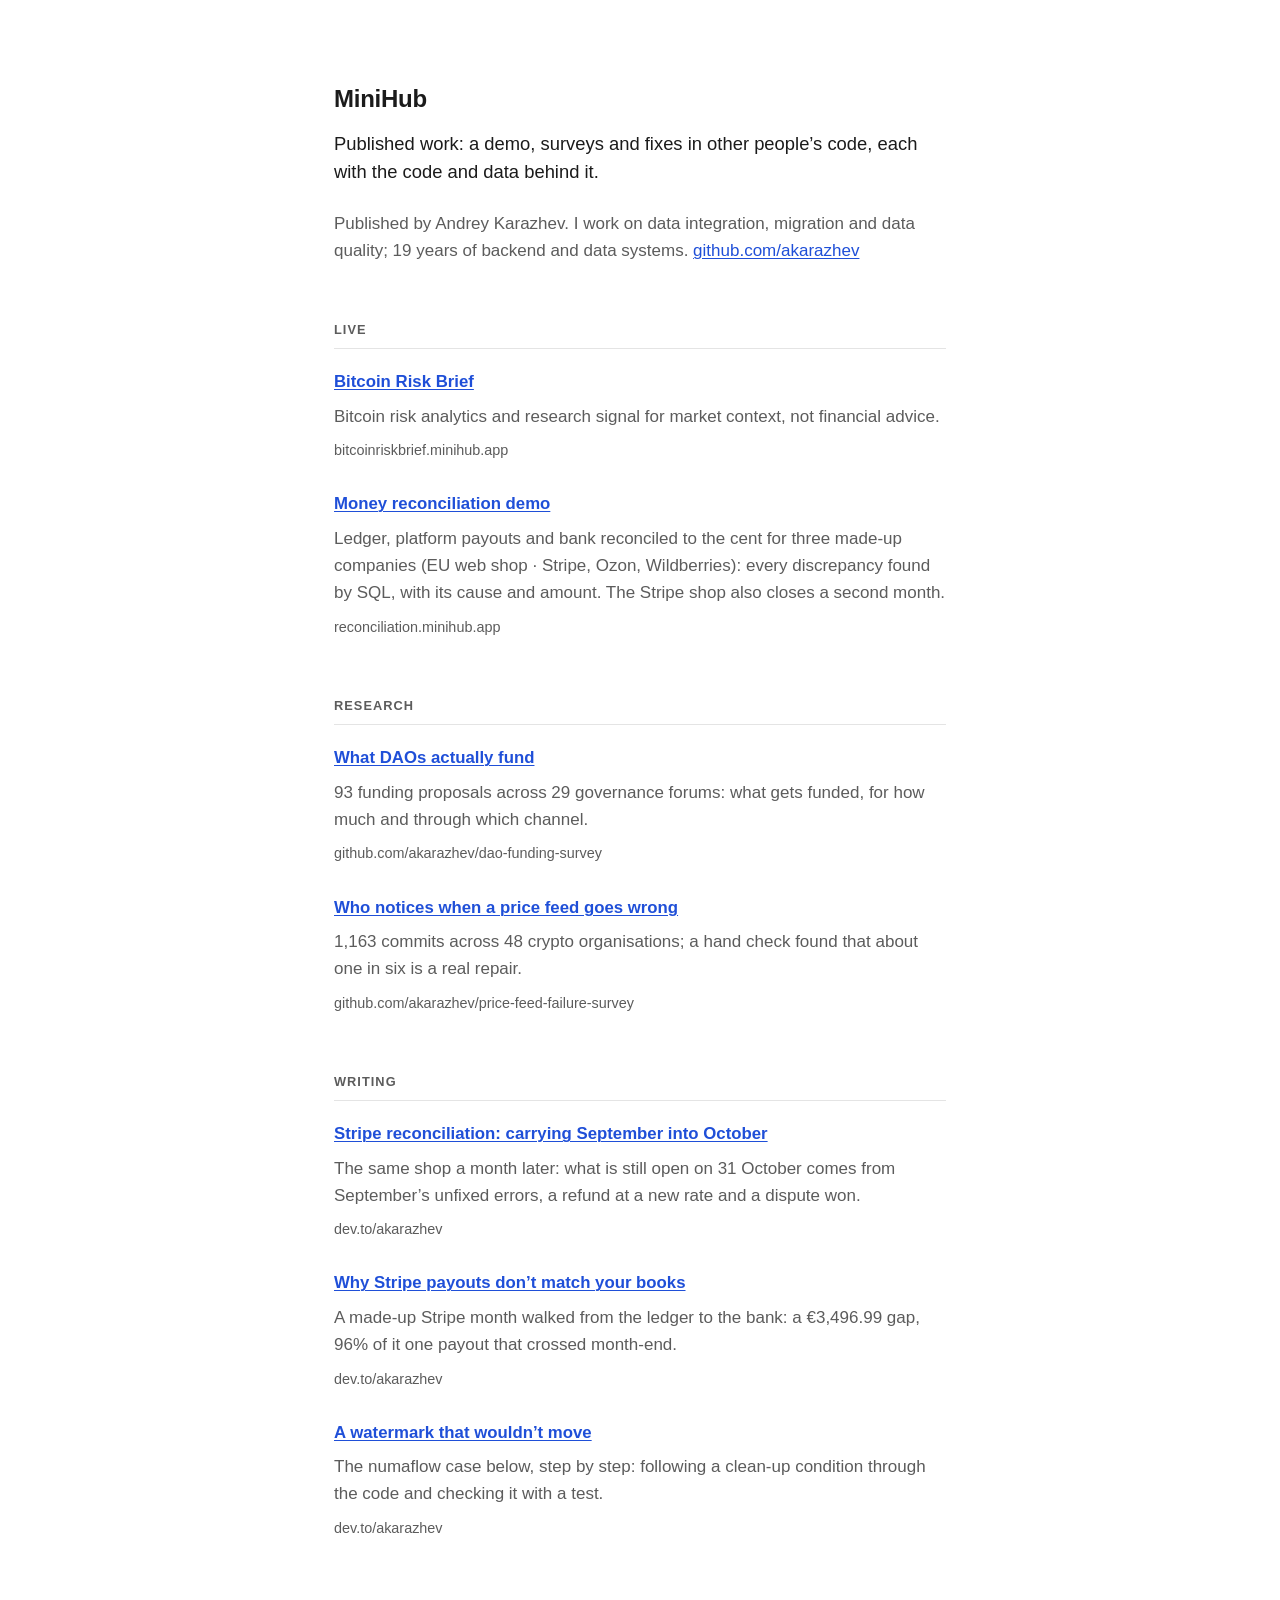
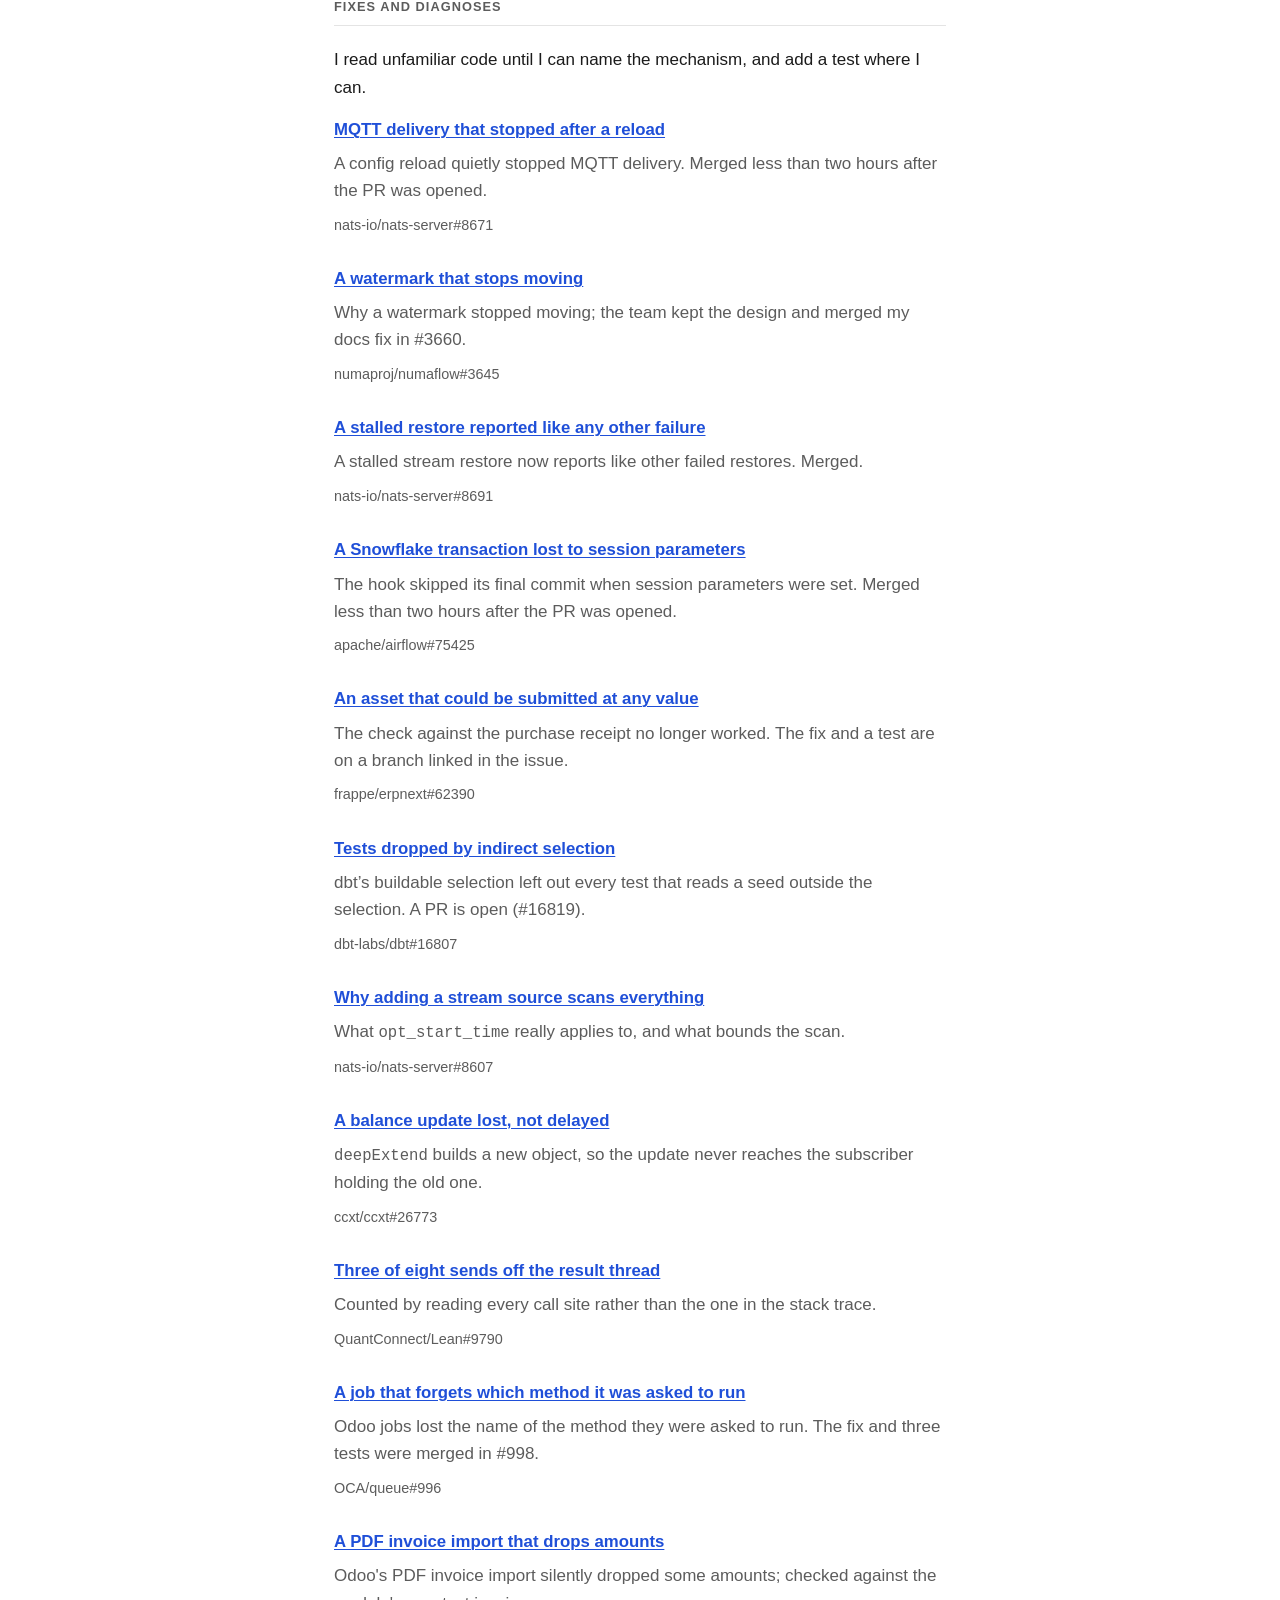
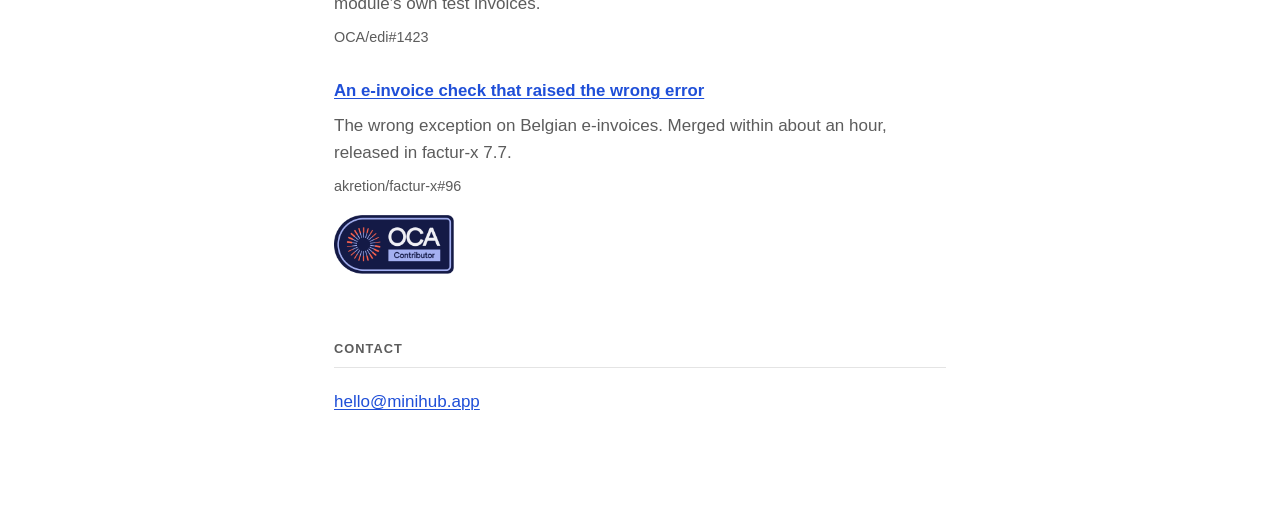
<file: index.html>
<!doctype html>
<html lang="en">
<head>
<meta charset="utf-8">
<meta name="viewport" content="width=device-width, initial-scale=1">
<title>MiniHub — published work: surveys, diagnoses and the data behind them</title>
<meta name="description" content="Published work by Andrey Karazhev: surveys of how data fails between systems, diagnoses in other people&#39;s code, and small analytics products. Each piece ships with the code that produced it and the data it ran on.">
<link rel="canonical" href="https://minihub.app/">
<link rel="icon" href="/favicon.svg" type="image/svg+xml">
<meta property="og:type" content="website">
<meta property="og:site_name" content="MiniHub">
<meta property="og:url" content="https://minihub.app/">
<meta property="og:title" content="MiniHub — published work: surveys, diagnoses and the data behind them">
<meta property="og:description" content="Published work by Andrey Karazhev: surveys of how data fails between systems, diagnoses in other people&#39;s code, and small analytics products. Each piece ships with the code that produced it and the data it ran on.">
<meta property="og:image" content="https://minihub.app/og-image.jpg">
<meta property="og:image:width" content="2400">
<meta property="og:image:height" content="1254">
<meta property="og:image:alt" content="MiniHub — published work: surveys, diagnoses and the data behind them. A reconciliation of two systems with a mismatch, a missing record and a duplicate.">
<meta name="twitter:card" content="summary_large_image">
<meta name="twitter:image" content="https://minihub.app/og-image.jpg">
<meta name="twitter:title" content="MiniHub — published work: surveys, diagnoses and the data behind them">
<meta name="twitter:description" content="Published work by Andrey Karazhev: surveys of how data fails between systems, diagnoses in other people&#39;s code, and small analytics products. Each piece ships with the code that produced it and the data it ran on.">
<link rel="stylesheet" href="/style.css">
</head>
<body>
<main>

  <header>
    <h1>MiniHub</h1>
    <p class="lede">Published work: a demo, surveys and fixes in other people&rsquo;s code, each with the code and data behind it.</p>
    <p class="byline">Published by Andrey Karazhev. I work on data integration, migration and data quality;
    19 years of backend and data systems.
    <a href="https://github.com/akarazhev">github.com/akarazhev</a></p>
  </header>

  <section>
    <h2>Live</h2>
    <a class="project" href="https://bitcoinriskbrief.minihub.app">
      <h3>Bitcoin Risk Brief</h3>
      <p>Bitcoin risk analytics and research signal for market context, not financial advice.</p>
      <span class="project-url">bitcoinriskbrief.minihub.app</span>
    </a>
    <a class="project" href="https://reconciliation.minihub.app">
      <h3>Money reconciliation demo</h3>
      <p>Ledger, platform payouts and bank reconciled to the cent for three made-up companies (EU web shop · Stripe, Ozon, Wildberries): every discrepancy found by SQL, with its cause and amount. The Stripe shop also closes a second month.</p>
      <span class="project-url">reconciliation.minihub.app</span>
    </a>
  </section>

  <section>
    <h2>Research</h2>
    <a class="project" href="https://github.com/akarazhev/dao-funding-survey">
      <h3>What DAOs actually fund</h3>
      <p>93 funding proposals across 29 governance forums: what gets funded, for how much and through which channel.</p>
      <span class="project-url">github.com/akarazhev/dao-funding-survey</span>
    </a>
    <a class="project" href="https://github.com/akarazhev/price-feed-failure-survey">
      <h3>Who notices when a price feed goes wrong</h3>
      <p>1,163 commits across 48 crypto organisations; a hand check found that about one in six is a real repair.</p>
      <span class="project-url">github.com/akarazhev/price-feed-failure-survey</span>
    </a>
  </section>

  <section>
    <h2>Writing</h2>
    <a class="project" href="https://dev.to/akarazhev/stripe-reconciliation-carrying-september-into-october-2743">
      <h3>Stripe reconciliation: carrying September into October</h3>
      <p>The same shop a month later: what is still open on 31 October comes from September&rsquo;s unfixed errors, a refund at a new rate and a dispute won.</p>
      <span class="project-url">dev.to/akarazhev</span>
    </a>
    <a class="project" href="https://dev.to/akarazhev/why-stripe-payouts-dont-match-your-books-3aoa">
      <h3>Why Stripe payouts don&rsquo;t match your books</h3>
      <p>A made-up Stripe month walked from the ledger to the bank: a &euro;3,496.99 gap, 96% of it one payout that crossed month-end.</p>
      <span class="project-url">dev.to/akarazhev</span>
    </a>
    <a class="project" href="https://dev.to/akarazhev/why-a-numaflow-watermark-wouldnt-move-287m">
      <h3>A watermark that wouldn&rsquo;t move</h3>
      <p>The numaflow case below, step by step: following a clean-up condition through the code and checking it with a test.</p>
      <span class="project-url">dev.to/akarazhev</span>
    </a>
  </section>

  <section>
    <h2>Fixes and diagnoses</h2>
    <p>I read unfamiliar code until I can name the mechanism, and add a test where I can.</p>
    <a class="project" href="https://github.com/nats-io/nats-server/pull/8671">
      <h3>MQTT delivery that stopped after a reload</h3>
      <p>A config reload quietly stopped MQTT delivery. Merged less than two hours after the PR was opened.</p>
      <span class="project-url">nats-io/nats-server#8671</span>
    </a>
    <a class="project" href="https://github.com/numaproj/numaflow/issues/3645">
      <h3>A watermark that stops moving</h3>
      <p>Why a watermark stopped moving; the team kept the design and merged my docs fix in #3660.</p>
      <span class="project-url">numaproj/numaflow#3645</span>
    </a>
    <a class="project" href="https://github.com/nats-io/nats-server/pull/8691">
      <h3>A stalled restore reported like any other failure</h3>
      <p>A stalled stream restore now reports like other failed restores. Merged.</p>
      <span class="project-url">nats-io/nats-server#8691</span>
    </a>
    <a class="project" href="https://github.com/apache/airflow/pull/75425">
      <h3>A Snowflake transaction lost to session parameters</h3>
      <p>The hook skipped its final commit when session parameters were set. Merged less than two hours after the PR was opened.</p>
      <span class="project-url">apache/airflow#75425</span>
    </a>
    <a class="project" href="https://github.com/frappe/erpnext/issues/62390">
      <h3>An asset that could be submitted at any value</h3>
      <p>The check against the purchase receipt no longer worked. The fix and a test are on a branch linked in the issue.</p>
      <span class="project-url">frappe/erpnext#62390</span>
    </a>
    <a class="project" href="https://github.com/dbt-labs/dbt/issues/16807#issuecomment-6289878718">
      <h3>Tests dropped by indirect selection</h3>
      <p>dbt&rsquo;s buildable selection left out every test that reads a seed outside the selection. A PR is open (#16819).</p>
      <span class="project-url">dbt-labs/dbt#16807</span>
    </a>
    <a class="project" href="https://github.com/nats-io/nats-server/issues/8607">
      <h3>Why adding a stream source scans everything</h3>
      <p>What <code>opt_start_time</code> really applies to, and what bounds the scan.</p>
      <span class="project-url">nats-io/nats-server#8607</span>
    </a>
    <a class="project" href="https://github.com/ccxt/ccxt/issues/26773">
      <h3>A balance update lost, not delayed</h3>
      <p><code>deepExtend</code> builds a new object, so the update never reaches the subscriber holding the old one.</p>
      <span class="project-url">ccxt/ccxt#26773</span>
    </a>
    <a class="project" href="https://github.com/QuantConnect/Lean/issues/9790">
      <h3>Three of eight sends off the result thread</h3>
      <p>Counted by reading every call site rather than the one in the stack trace.</p>
      <span class="project-url">QuantConnect/Lean#9790</span>
    </a>
    <a class="project" href="https://github.com/OCA/queue/issues/996">
      <h3>A job that forgets which method it was asked to run</h3>
      <p>Odoo jobs lost the name of the method they were asked to run. The fix and three tests were merged in #998.</p>
      <span class="project-url">OCA/queue#996</span>
    </a>
    <a class="project" href="https://github.com/OCA/edi/issues/1423#issuecomment-5995142801">
      <h3>A PDF invoice import that drops amounts</h3>
      <p>Odoo&#39;s PDF invoice import silently dropped some amounts; checked against the module&#39;s own test invoices.</p>
      <span class="project-url">OCA/edi#1423</span>
    </a>
    <a class="project" href="https://github.com/akretion/factur-x/pull/96">
      <h3>An e-invoice check that raised the wrong error</h3>
      <p>The wrong exception on Belgian e-invoices. Merged within about an hour, released in factur-x 7.7.</p>
      <span class="project-url">akretion/factur-x#96</span>
    </a>
    <a class="badge" href="https://github.com/OCA/queue/pull/998"><img src="/oca-contributor.png" alt="OCA Contributor" width="120" height="59"></a>
  </section>

  <section>
    <h2>Contact</h2>
    <p><a href="mailto:hello@minihub.app">hello@minihub.app</a></p>
  </section>

</main>
<!-- Cloudflare Web Analytics -->
<script type="module" src="https://static.cloudflareinsights.com/beacon.min.js" data-cf-beacon='{"token": "7fac9224dffd4917a9946daac3ef835d"}'></script>
</body>
</html>
</file>
<file: style.css>
:root {
  --bg: #ffffff;
  --fg: #1b1b1b;
  --muted: #5c5c5c;
  --rule: #e4e4e4;
  --accent: #1f4fd8;
}

@media (prefers-color-scheme: dark) {
  :root {
    --bg: #14161a;
    --fg: #e9e9e6;
    --muted: #9b9b96;
    --rule: #2b2e34;
    --accent: #8ab0ff;
  }
}

*,
*::before,
*::after {
  box-sizing: border-box;
}

body {
  margin: 0;
  background: var(--bg);
  color: var(--fg);
  font-family: -apple-system, BlinkMacSystemFont, "Segoe UI", Roboto,
    Helvetica, Arial, sans-serif;
  font-size: 17px;
  line-height: 1.6;
  -webkit-text-size-adjust: 100%;
}

main {
  max-width: 660px;
  margin: 0 auto;
  padding: 5rem 1.5rem 6rem;
}

h1 {
  margin: 0 0 0.75rem;
  font-size: 1.5rem;
  font-weight: 600;
  letter-spacing: -0.01em;
}

h2 {
  margin: 3.5rem 0 1.25rem;
  padding-bottom: 0.5rem;
  border-bottom: 1px solid var(--rule);
  font-size: 0.8rem;
  font-weight: 600;
  text-transform: uppercase;
  letter-spacing: 0.08em;
  color: var(--muted);
}

h3 {
  margin: 0 0 0.4rem;
  font-size: 1.05rem;
  font-weight: 600;
}

p {
  margin: 0 0 1rem;
}

.lede {
  font-size: 1.15rem;
  line-height: 1.5;
}

.byline {
  margin-top: 1.5rem;
  color: var(--muted);
}

a {
  color: var(--accent);
  text-decoration-thickness: 1px;
  text-underline-offset: 2px;
}

.project {
  display: block;
  color: inherit;
  text-decoration: none;
}

.project p {
  margin-bottom: 0.4rem;
  color: var(--muted);
}

.project h3 {
  color: var(--accent);
  text-decoration: underline;
  text-decoration-thickness: 1px;
  text-underline-offset: 2px;
}

code {
  font-family: ui-monospace, SFMono-Regular, Menlo, monospace;
  font-size: 0.92em;
}

.project + .project {
  margin-top: 1.75rem;
}

.badge {
  display: inline-block;
  margin-top: 1rem;
}

.badge img {
  display: block;
}

.project-url {
  font-size: 0.9rem;
  color: var(--muted);
}

@media (max-width: 480px) {
  body {
    font-size: 16px;
  }

  main {
    padding: 3rem 1.25rem 4rem;
  }

  h2 {
    margin-top: 2.5rem;
  }
}
</file>
